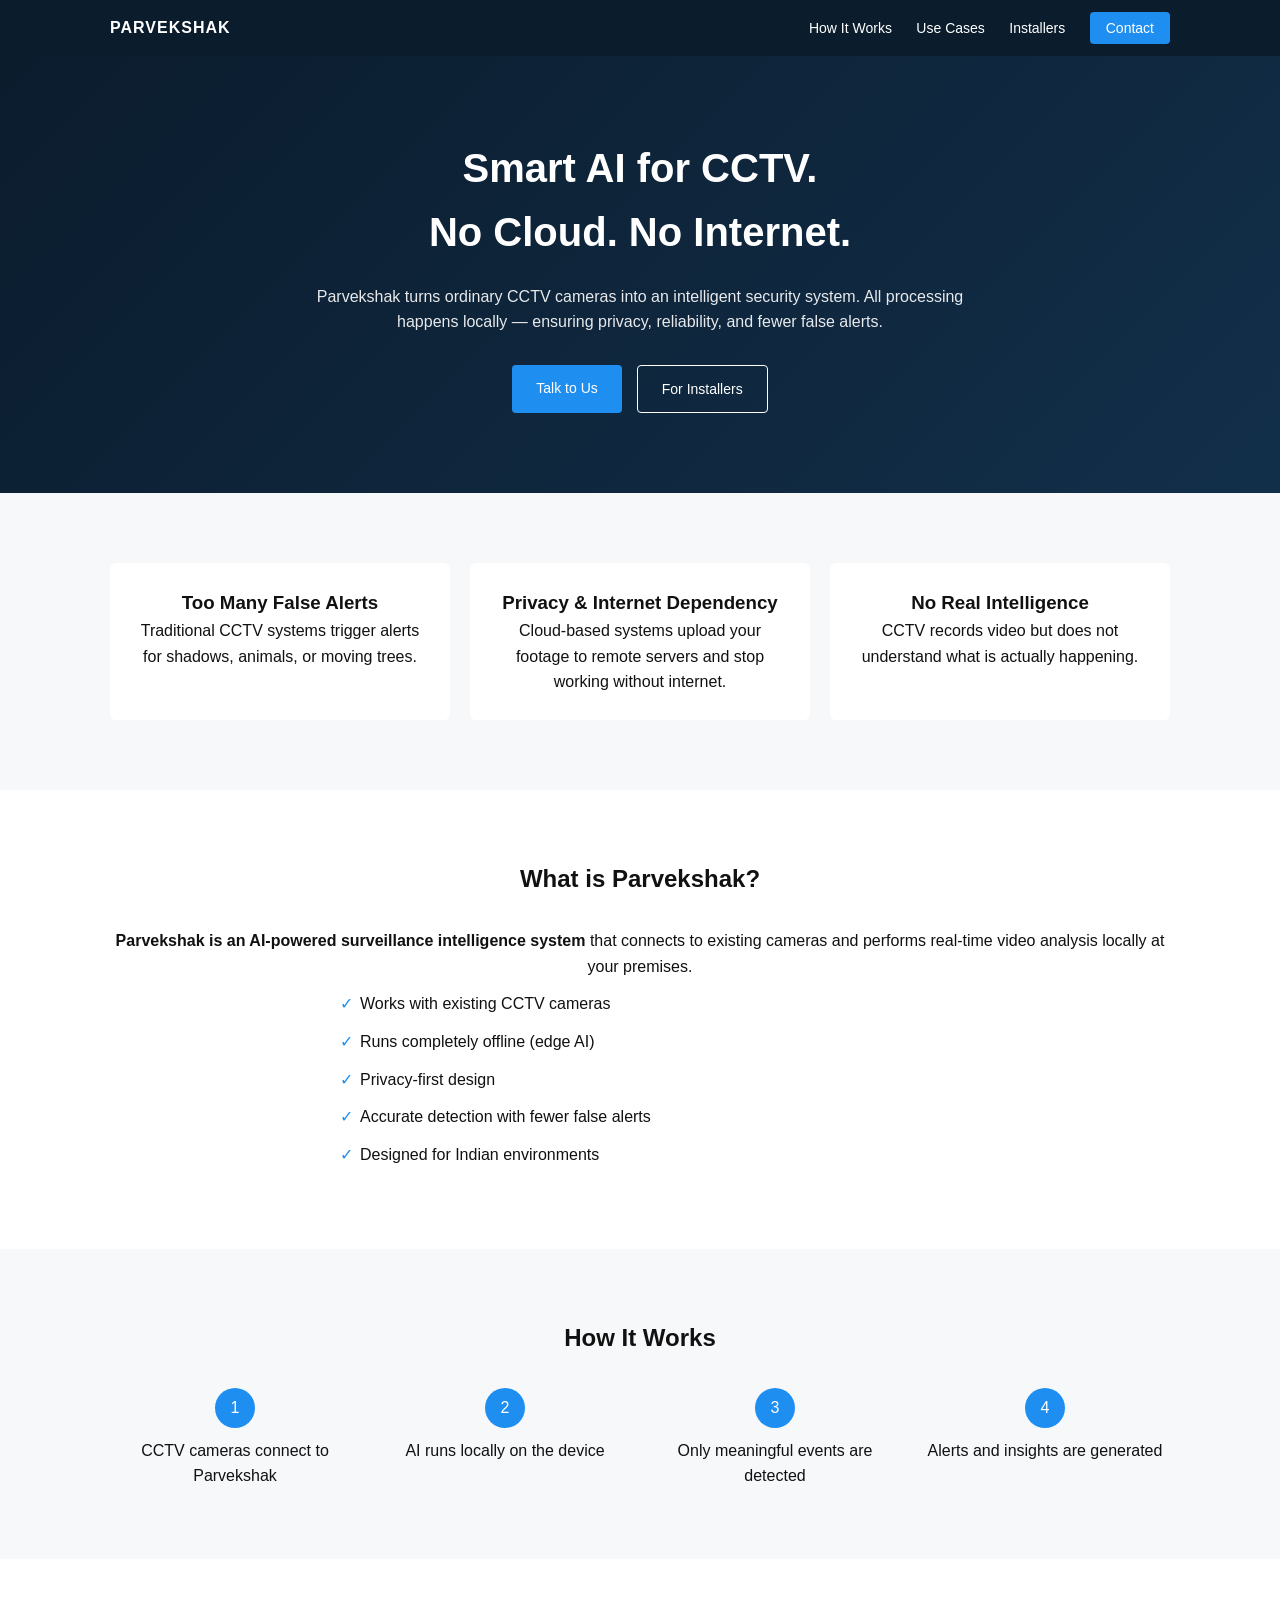
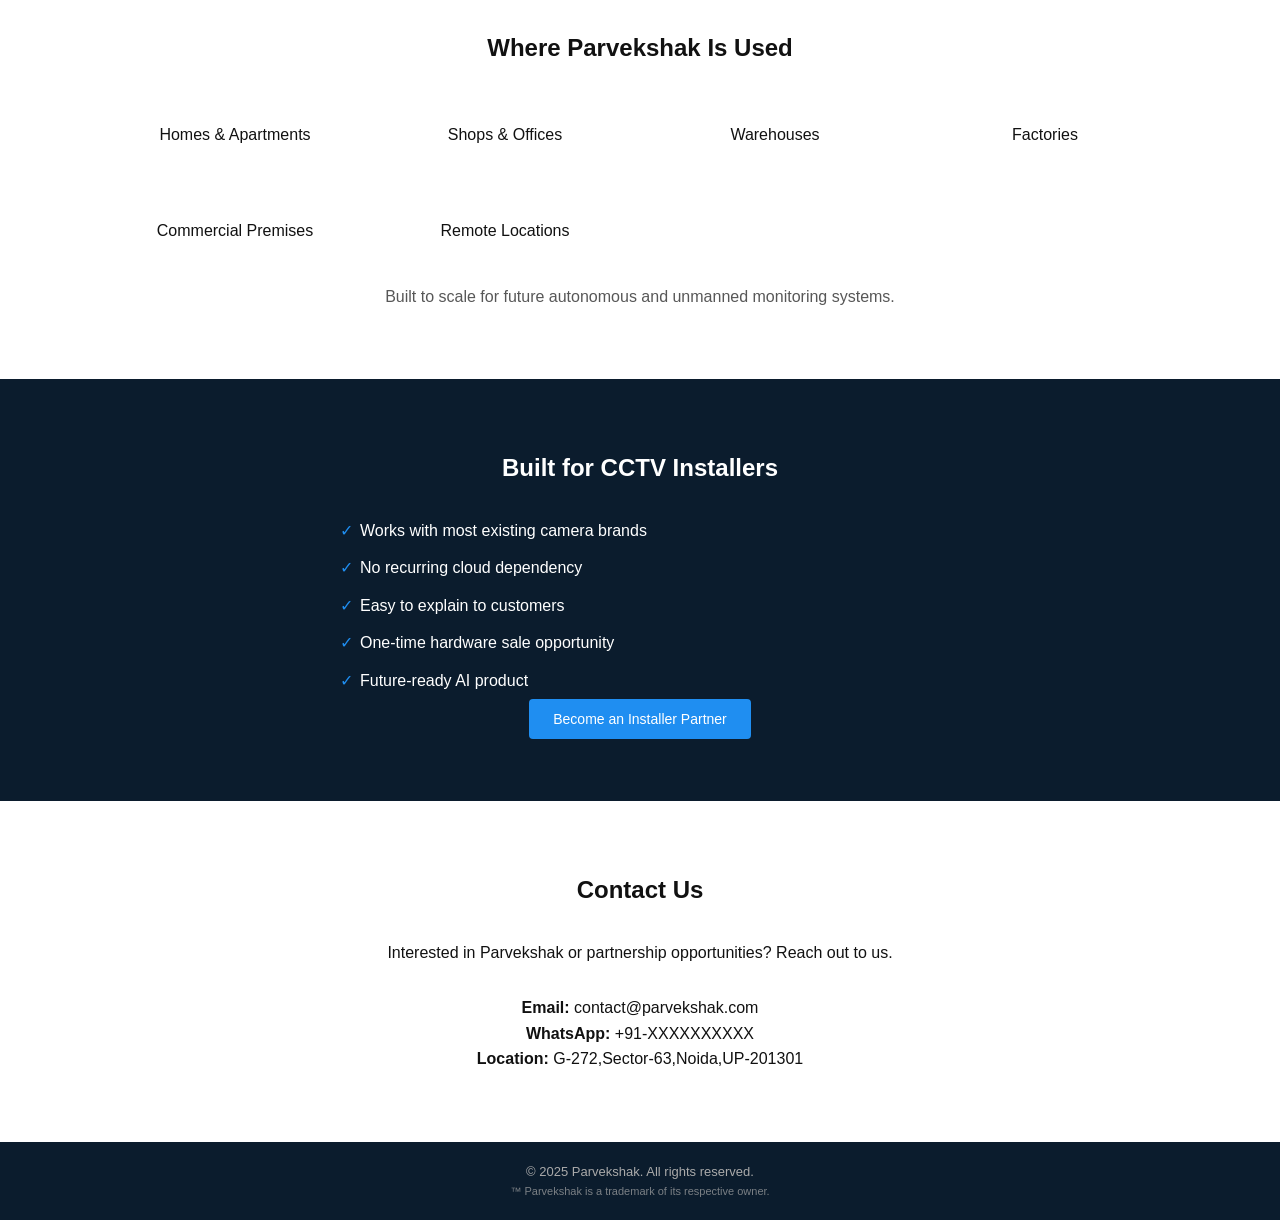
<file: index.html>
<!DOCTYPE html>
<html lang="en">
<head>
  <meta charset="UTF-8" />
  <meta name="viewport" content="width=device-width, initial-scale=1.0"/>
  <title>Parvekshak | Smart AI Surveillance</title>
  <meta name="description" content="Parvekshak is a local AI-powered surveillance system that adds intelligence to CCTV cameras. No cloud. No internet. Privacy-first."/>
  <link rel="stylesheet" href="style.css"/>
</head>

<body>

  <!-- HEADER -->
  <header class="header">
    <div class="container">
      <div class="logo">PARVEKSHAK</div>
      <nav>
        <a href="#how">How It Works</a>
        <a href="#usecases">Use Cases</a>
        <a href="#installers">Installers</a>
        <a href="#contact" class="btn small">Contact</a>
      </nav>
    </div>
  </header>

  <!-- HERO -->
  <section class="hero">
    <div class="container">
      <h1>Smart AI for CCTV.<br>No Cloud. No Internet.</h1>
      <p>
        Parvekshak turns ordinary CCTV cameras into an intelligent security system.
        All processing happens locally — ensuring privacy, reliability, and fewer false alerts.
      </p>
      <div class="actions">
        <a href="#contact" class="btn">Talk to Us</a>
        <a href="#installers" class="btn outline">For Installers</a>
      </div>
    </div>
  </section>

  <!-- PROBLEMS -->
  <section class="section light">
    <div class="container grid-3">
      <div class="card">
        <h3>Too Many False Alerts</h3>
        <p>
          Traditional CCTV systems trigger alerts for shadows, animals, or moving trees.
        </p>
      </div>
      <div class="card">
        <h3>Privacy & Internet Dependency</h3>
        <p>
          Cloud-based systems upload your footage to remote servers and stop working without internet.
        </p>
      </div>
      <div class="card">
        <h3>No Real Intelligence</h3>
        <p>
          CCTV records video but does not understand what is actually happening.
        </p>
      </div>
    </div>
  </section>

  <!-- WHAT IS PARVEKSHAK -->
  <section class="section">
    <div class="container">
      <h2>What is Parvekshak?</h2>
      <p class="center">
        <strong>Parvekshak is an AI-powered surveillance intelligence system</strong> that connects to existing cameras
        and performs real-time video analysis locally at your premises.
      </p>

      <ul class="features">
        <li>Works with existing CCTV cameras</li>
        <li>Runs completely offline (edge AI)</li>
        <li>Privacy-first design</li>
        <li>Accurate detection with fewer false alerts</li>
        <li>Designed for Indian environments</li>
      </ul>
    </div>
  </section>

  <!-- HOW IT WORKS -->
  <section id="how" class="section light">
    <div class="container">
      <h2>How It Works</h2>
      <div class="grid-4">
        <div class="step">
          <span>1</span>
          <p>CCTV cameras connect to Parvekshak</p>
        </div>
        <div class="step">
          <span>2</span>
          <p>AI runs locally on the device</p>
        </div>
        <div class="step">
          <span>3</span>
          <p>Only meaningful events are detected</p>
        </div>
        <div class="step">
          <span>4</span>
          <p>Alerts and insights are generated</p>
        </div>
      </div>
    </div>
  </section>

  <!-- USE CASES -->
  <section id="usecases" class="section">
    <div class="container">
      <h2>Where Parvekshak Is Used</h2>
      <div class="grid-3">
        <div class="card">Homes & Apartments</div>
        <div class="card">Shops & Offices</div>
        <div class="card">Warehouses</div>
        <div class="card">Factories</div>
        <div class="card">Commercial Premises</div>
        <div class="card">Remote Locations</div>
      </div>
      <p class="center subtle">
        Built to scale for future autonomous and unmanned monitoring systems.
      </p>
    </div>
  </section>

  <!-- INSTALLERS -->
  <section id="installers" class="section dark">
    <div class="container">
      <h2>Built for CCTV Installers</h2>
      <ul class="features">
        <li>Works with most existing camera brands</li>
        <li>No recurring cloud dependency</li>
        <li>Easy to explain to customers</li>
        <li>One-time hardware sale opportunity</li>
        <li>Future-ready AI product</li>
      </ul>
      <div class="center">
        <a href="#contact" class="btn">Become an Installer Partner</a>
      </div>
    </div>
  </section>

  <!-- CONTACT -->
  <section id="contact" class="section">
    <div class="container">
      <h2>Contact Us</h2>
      <p class="center">
        Interested in Parvekshak or partnership opportunities?  
        Reach out to us.
      </p>

      <div class="contact-box">
        <p><strong>Email:</strong> contact@parvekshak.com</p>
        <p><strong>WhatsApp:</strong> +91-XXXXXXXXXX</p>
        <p><strong>Location:</strong> G-272,Sector-63,Noida,UP-201301</p>
      </div>
    </div>
  </section>

  <!-- FOOTER -->
  <footer class="footer">
    <div class="container">
      <p>© 2025 Parvekshak. All rights reserved.</p>
      <p class="small">™ Parvekshak is a trademark of its respective owner.</p>
    </div>
  </footer>

</body>
</html>
</file>
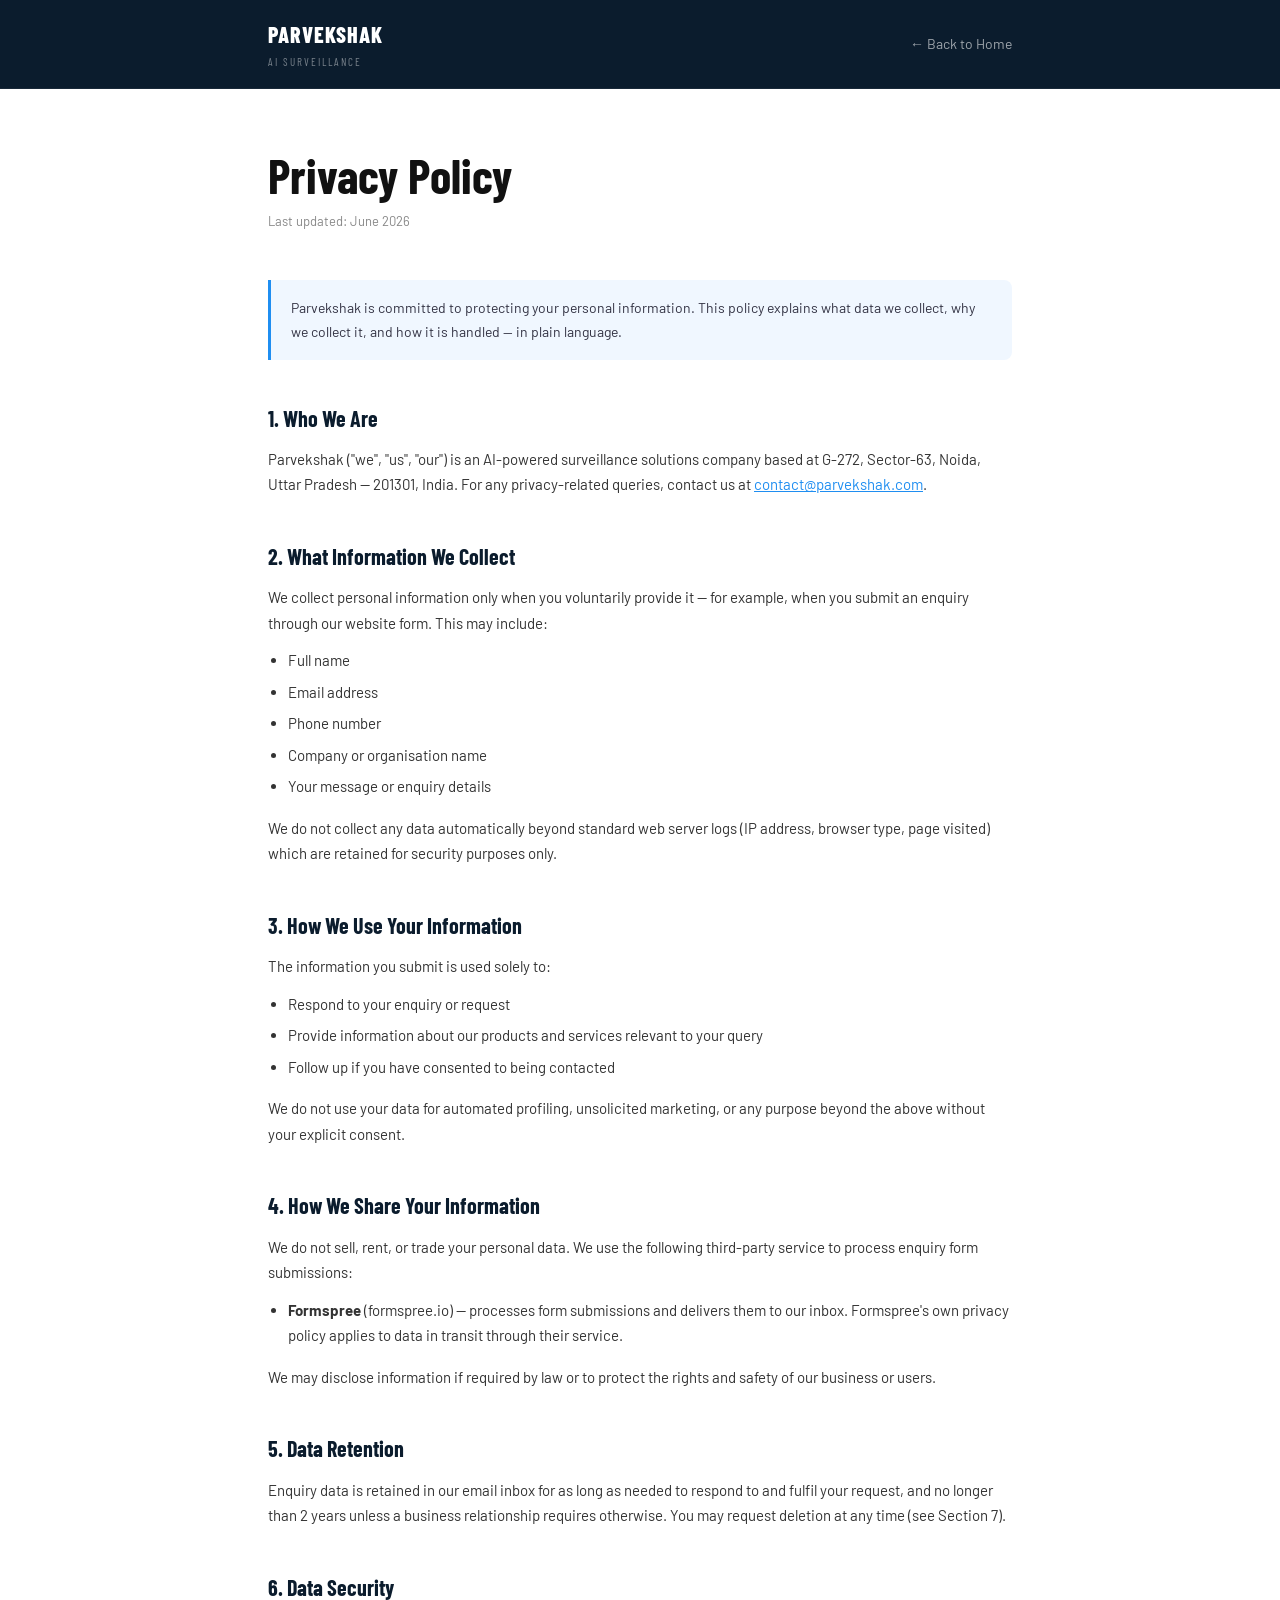
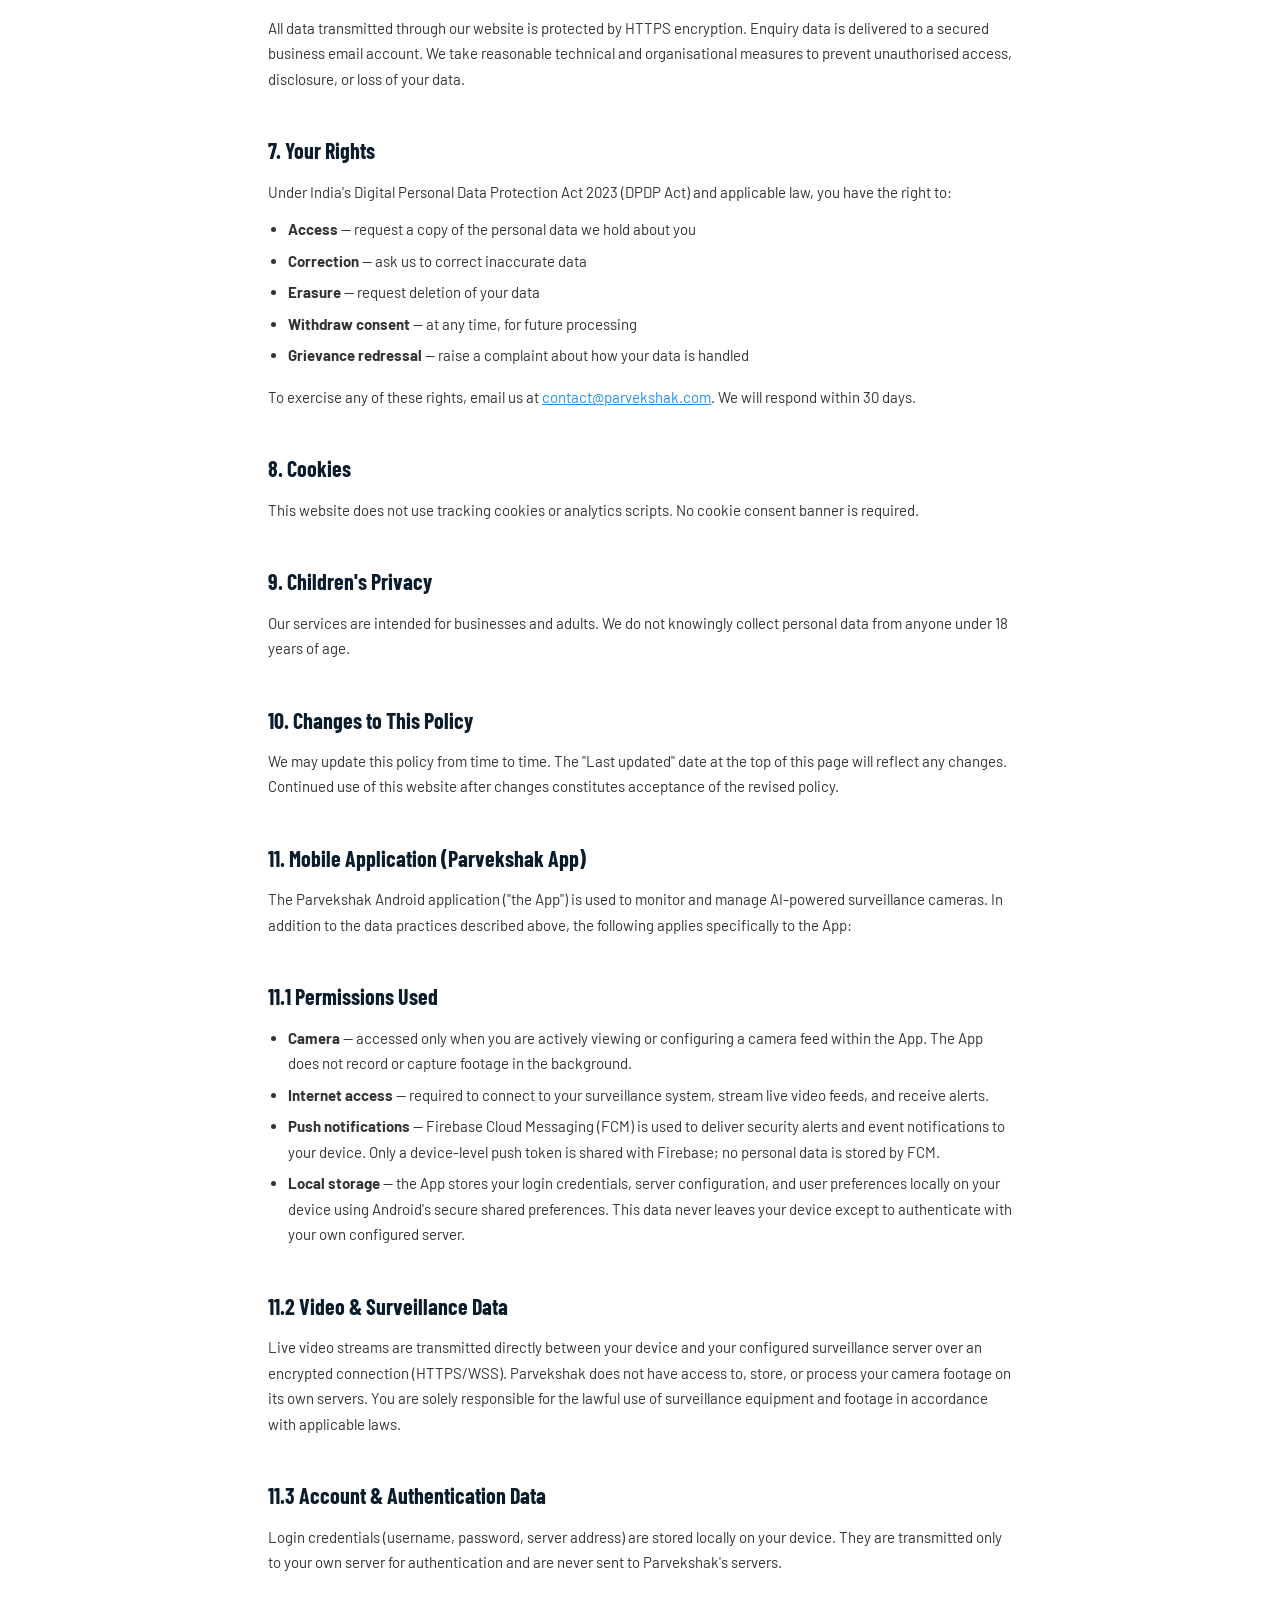
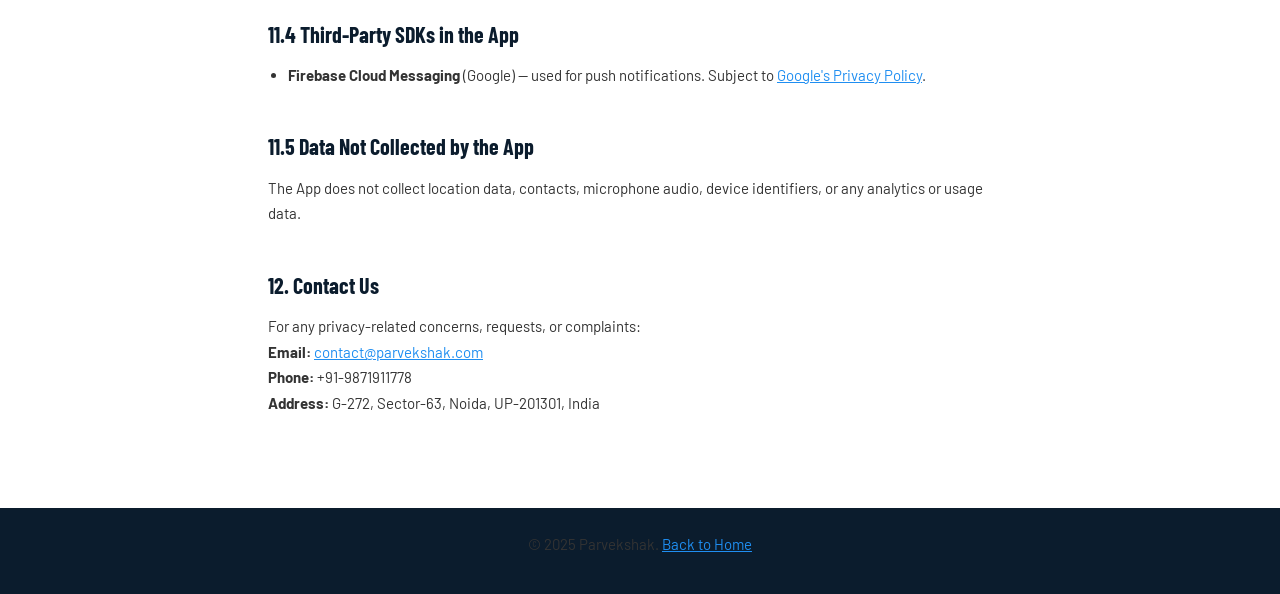
<file: privacy-policy.html>
<!DOCTYPE html>
<html lang="en">
<head>
  <meta charset="UTF-8" />
  <meta name="viewport" content="width=device-width, initial-scale=1.0"/>
  <title>Privacy Policy | Parvekshak</title>
  <meta name="description" content="Privacy Policy for Parvekshak — how we collect, use, and protect your personal information."/>
  <link rel="preconnect" href="https://fonts.googleapis.com">
  <link rel="preconnect" href="https://fonts.gstatic.com" crossorigin>
  <link href="https://fonts.googleapis.com/css2?family=Barlow+Condensed:wght@400;600;700&family=Barlow:wght@300;400;500;600&display=swap" rel="stylesheet">
  <link rel="icon" type="image/svg+xml" href="favicon.svg">
  <style>
    *, *::before, *::after { box-sizing: border-box; }

    body {
      margin: 0;
      font-family: 'Barlow', Arial, sans-serif;
      color: #111;
      line-height: 1.7;
      background: #fff;
    }

    .header {
      background: #0b1c2d;
      color: #fff;
      padding: 16px 0;
      border-bottom: 1px solid rgba(255,255,255,0.06);
    }

    .header .container {
      display: flex;
      justify-content: space-between;
      align-items: center;
    }

    .logo { display: flex; align-items: center; gap: 12px; text-decoration: none; }
    .logo-main { font-family: 'Barlow Condensed', sans-serif; font-size: 22px; font-weight: 800; color: #fff; letter-spacing: 1px; }
    .logo-sub  { font-family: 'Barlow Condensed', sans-serif; font-size: 11px; font-weight: 400; color: rgba(255,255,255,0.45); letter-spacing: 2px; text-transform: uppercase; display: block; }

    .container { max-width: 800px; margin: auto; padding: 0 28px; }

    .content {
      padding: 60px 0 80px;
    }

    h1 {
      font-family: 'Barlow Condensed', sans-serif;
      font-size: clamp(32px, 5vw, 48px);
      font-weight: 700;
      line-height: 1.1;
      margin: 0 0 8px;
    }

    .last-updated {
      font-size: 13px;
      color: #888;
      margin-bottom: 48px;
    }

    h2 {
      font-family: 'Barlow Condensed', sans-serif;
      font-size: 22px;
      font-weight: 700;
      margin: 40px 0 10px;
      color: #0b1c2d;
    }

    p, li { font-size: 15px; color: #333; margin: 0 0 12px; }
    ul { padding-left: 20px; margin: 0 0 16px; }
    li { margin-bottom: 6px; }

    a { color: #1f8ef1; }

    .highlight-box {
      background: #f0f7ff;
      border-left: 3px solid #1f8ef1;
      border-radius: 0 8px 8px 0;
      padding: 16px 20px;
      margin: 24px 0;
      font-size: 14px;
      color: #334;
    }

    footer {
      background: #0b1c2d;
      color: rgba(255,255,255,0.45);
      text-align: center;
      padding: 24px;
      font-size: 13px;
    }

    footer a { color: #1f8ef1; }
  </style>
</head>
<body>

<header class="header">
  <div class="container">
    <a href="index.html" class="logo">
      <div>
        <span class="logo-main">PARVEKSHAK</span>
        <span class="logo-sub">AI Surveillance</span>
      </div>
    </a>
    <a href="index.html" style="color:rgba(255,255,255,0.6);font-size:14px;text-decoration:none;">← Back to Home</a>
  </div>
</header>

<div class="content">
  <div class="container">
    <h1>Privacy Policy</h1>
    <p class="last-updated">Last updated: June 2026</p>

    <div class="highlight-box">
      Parvekshak is committed to protecting your personal information. This policy explains what data we collect, why we collect it, and how it is handled — in plain language.
    </div>

    <h2>1. Who We Are</h2>
    <p>
      Parvekshak ("we", "us", "our") is an AI-powered surveillance solutions company based at G-272, Sector-63, Noida, Uttar Pradesh — 201301, India.
      For any privacy-related queries, contact us at <a href="mailto:contact@parvekshak.com">contact@parvekshak.com</a>.
    </p>

    <h2>2. What Information We Collect</h2>
    <p>We collect personal information only when you voluntarily provide it — for example, when you submit an enquiry through our website form. This may include:</p>
    <ul>
      <li>Full name</li>
      <li>Email address</li>
      <li>Phone number</li>
      <li>Company or organisation name</li>
      <li>Your message or enquiry details</li>
    </ul>
    <p>We do not collect any data automatically beyond standard web server logs (IP address, browser type, page visited) which are retained for security purposes only.</p>

    <h2>3. How We Use Your Information</h2>
    <p>The information you submit is used solely to:</p>
    <ul>
      <li>Respond to your enquiry or request</li>
      <li>Provide information about our products and services relevant to your query</li>
      <li>Follow up if you have consented to being contacted</li>
    </ul>
    <p>We do not use your data for automated profiling, unsolicited marketing, or any purpose beyond the above without your explicit consent.</p>

    <h2>4. How We Share Your Information</h2>
    <p>We do not sell, rent, or trade your personal data. We use the following third-party service to process enquiry form submissions:</p>
    <ul>
      <li><strong>Formspree</strong> (formspree.io) — processes form submissions and delivers them to our inbox. Formspree's own privacy policy applies to data in transit through their service.</li>
    </ul>
    <p>We may disclose information if required by law or to protect the rights and safety of our business or users.</p>

    <h2>5. Data Retention</h2>
    <p>Enquiry data is retained in our email inbox for as long as needed to respond to and fulfil your request, and no longer than 2 years unless a business relationship requires otherwise. You may request deletion at any time (see Section 7).</p>

    <h2>6. Data Security</h2>
    <p>All data transmitted through our website is protected by HTTPS encryption. Enquiry data is delivered to a secured business email account. We take reasonable technical and organisational measures to prevent unauthorised access, disclosure, or loss of your data.</p>

    <h2>7. Your Rights</h2>
    <p>Under India's Digital Personal Data Protection Act 2023 (DPDP Act) and applicable law, you have the right to:</p>
    <ul>
      <li><strong>Access</strong> — request a copy of the personal data we hold about you</li>
      <li><strong>Correction</strong> — ask us to correct inaccurate data</li>
      <li><strong>Erasure</strong> — request deletion of your data</li>
      <li><strong>Withdraw consent</strong> — at any time, for future processing</li>
      <li><strong>Grievance redressal</strong> — raise a complaint about how your data is handled</li>
    </ul>
    <p>To exercise any of these rights, email us at <a href="mailto:contact@parvekshak.com">contact@parvekshak.com</a>. We will respond within 30 days.</p>

    <h2>8. Cookies</h2>
    <p>This website does not use tracking cookies or analytics scripts. No cookie consent banner is required.</p>

    <h2>9. Children's Privacy</h2>
    <p>Our services are intended for businesses and adults. We do not knowingly collect personal data from anyone under 18 years of age.</p>

    <h2>10. Changes to This Policy</h2>
    <p>We may update this policy from time to time. The "Last updated" date at the top of this page will reflect any changes. Continued use of this website after changes constitutes acceptance of the revised policy.</p>

    <h2>11. Mobile Application (Parvekshak App)</h2>
    <p>The Parvekshak Android application ("the App") is used to monitor and manage AI-powered surveillance cameras. In addition to the data practices described above, the following applies specifically to the App:</p>

    <h2>11.1 Permissions Used</h2>
    <ul>
      <li><strong>Camera</strong> — accessed only when you are actively viewing or configuring a camera feed within the App. The App does not record or capture footage in the background.</li>
      <li><strong>Internet access</strong> — required to connect to your surveillance system, stream live video feeds, and receive alerts.</li>
      <li><strong>Push notifications</strong> — Firebase Cloud Messaging (FCM) is used to deliver security alerts and event notifications to your device. Only a device-level push token is shared with Firebase; no personal data is stored by FCM.</li>
      <li><strong>Local storage</strong> — the App stores your login credentials, server configuration, and user preferences locally on your device using Android's secure shared preferences. This data never leaves your device except to authenticate with your own configured server.</li>
    </ul>

    <h2>11.2 Video &amp; Surveillance Data</h2>
    <p>Live video streams are transmitted directly between your device and your configured surveillance server over an encrypted connection (HTTPS/WSS). Parvekshak does not have access to, store, or process your camera footage on its own servers. You are solely responsible for the lawful use of surveillance equipment and footage in accordance with applicable laws.</p>

    <h2>11.3 Account &amp; Authentication Data</h2>
    <p>Login credentials (username, password, server address) are stored locally on your device. They are transmitted only to your own server for authentication and are never sent to Parvekshak's servers.</p>

    <h2>11.4 Third-Party SDKs in the App</h2>
    <ul>
      <li><strong>Firebase Cloud Messaging</strong> (Google) — used for push notifications. Subject to <a href="https://policies.google.com/privacy" target="_blank" rel="noopener">Google's Privacy Policy</a>.</li>
    </ul>

    <h2>11.5 Data Not Collected by the App</h2>
    <p>The App does not collect location data, contacts, microphone audio, device identifiers, or any analytics or usage data.</p>

    <h2>12. Contact Us</h2>
    <p>
      For any privacy-related concerns, requests, or complaints:<br/>
      <strong>Email:</strong> <a href="mailto:contact@parvekshak.com">contact@parvekshak.com</a><br/>
      <strong>Phone:</strong> +91-9871911778<br/>
      <strong>Address:</strong> G-272, Sector-63, Noida, UP-201301, India
    </p>
  </div>
</div>

<footer>
  <p>© 2025 Parvekshak. <a href="index.html">Back to Home</a></p>
</footer>

</body>
</html>
</file>
<file: style.css>
* {
  box-sizing: border-box;
  margin: 0;
  padding: 0;
  font-family: Inter, Arial, sans-serif;
}

body {
  color: #111;
  line-height: 1.6;
}

a {
  text-decoration: none;
  color: inherit;
}

.container {
  max-width: 1100px;
  margin: auto;
  padding: 0 20px;
}

.header {
  background: #0b1c2d;
  color: #fff;
  padding: 15px 0;
}

.header .container {
  display: flex;
  justify-content: space-between;
  align-items: center;
}

.logo {
  font-weight: 700;
  letter-spacing: 1px;
}

nav a {
  margin-left: 20px;
  font-size: 14px;
}

.hero {
  background: linear-gradient(135deg, #0b1c2d, #122f4a);
  color: #fff;
  padding: 80px 0;
  text-align: center;
}

.hero h1 {
  font-size: 40px;
  margin-bottom: 20px;
}

.hero p {
  max-width: 700px;
  margin: auto;
  margin-bottom: 30px;
  opacity: 0.9;
}

.actions {
  display: flex;
  justify-content: center;
  gap: 15px;
}

.btn {
  background: #1f8ef1;
  color: #fff;
  padding: 12px 24px;
  border-radius: 4px;
  font-size: 14px;
}

.btn.small {
  padding: 8px 16px;
}

.btn.outline {
  background: transparent;
  border: 1px solid #fff;
}

.section {
  padding: 70px 0;
}

.section.light {
  background: #f6f8fa;
}

.section.dark {
  background: #0b1c2d;
  color: #fff;
}

.section h2 {
  text-align: center;
  margin-bottom: 30px;
}

.center {
  text-align: center;
}

.subtle {
  opacity: 0.7;
  margin-top: 15px;
}

.grid-3, .grid-4 {
  display: grid;
  gap: 20px;
}

.grid-3 {
  grid-template-columns: repeat(auto-fit, minmax(250px, 1fr));
}

.grid-4 {
  grid-template-columns: repeat(auto-fit, minmax(180px, 1fr));
}

.card {
  background: #fff;
  padding: 25px;
  border-radius: 6px;
  text-align: center;
}

.section.dark .card {
  background: #122f4a;
}

.features {
  max-width: 600px;
  margin: auto;
  list-style: none;
}

.features li {
  margin: 12px 0;
  padding-left: 20px;
  position: relative;
}

.features li::before {
  content: "✓";
  position: absolute;
  left: 0;
  color: #1f8ef1;
}

.step {
  text-align: center;
}

.step span {
  display: inline-block;
  width: 40px;
  height: 40px;
  background: #1f8ef1;
  color: #fff;
  border-radius: 50%;
  line-height: 40px;
  margin-bottom: 10px;
}

.contact-box {
  max-width: 400px;
  margin: 30px auto 0;
  text-align: center;
}

.footer {
  background: #0b1c2d;
  color: #aaa;
  text-align: center;
  padding: 20px 0;
  font-size: 13px;
}

.footer .small {
  font-size: 11px;
  opacity: 0.7;
}
</file>
